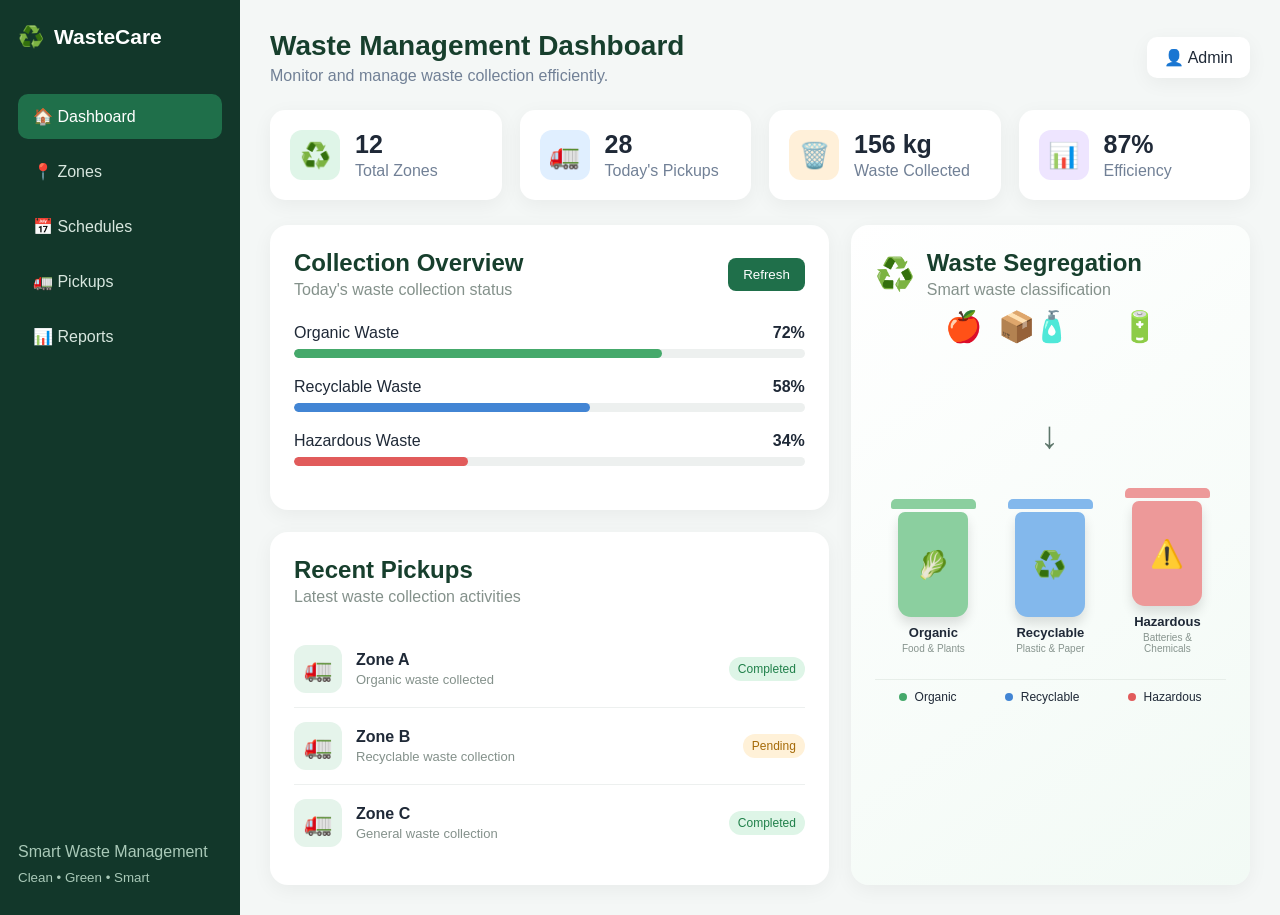
<file: src/main/resources/static/index.html>
<!DOCTYPE html>
<html lang="en">
<head>
    <meta charset="UTF-8">
    <meta name="viewport" content="width=device-width, initial-scale=1.0">

    <title>Waste Management Dashboard</title>

    <link rel="stylesheet" href="style.css">
</head>

<body>

<div class="dashboard">

    <!-- SIDEBAR -->
    <aside class="sidebar">

        <div class="logo">
            ♻️
            <span>WasteCare</span>
        </div>

        <nav>

            <a href="index.html" class="active">
                🏠 Dashboard
            </a>

            <a href="zones.html">
                📍 Zones
            </a>

            <a href="schedules.html">
                📅 Schedules
            </a>

            <a href="pickups.html">
                🚛 Pickups
            </a>

            <a href="reports.html">
                📊 Reports
            </a>

        </nav>

        <div class="sidebar-bottom">
            <p>Smart Waste Management</p>
            <small>Clean • Green • Smart</small>
        </div>

    </aside>


    <!-- MAIN CONTENT -->
    <main class="main-content">

        <!-- TOPBAR -->
        <header class="topbar">

            <div>
                <h1>Waste Management Dashboard</h1>
                <p>Monitor and manage waste collection efficiently.</p>
            </div>

            <div class="profile">
                👤 Admin
            </div>

        </header>


        <!-- STAT CARDS -->
        <section class="stats">

            <div class="stat-card">

                <div class="stat-icon green">
                    ♻️
                </div>

                <div>
                    <h3 id="dashboardZoneCount">12</h3>
                    <p>Total Zones</p>
                </div>

            </div>


            <div class="stat-card">

                <div class="stat-icon blue">
                    🚛
                </div>

                <div>
                    <h3>28</h3>
                    <p>Today's Pickups</p>
                </div>

            </div>


            <div class="stat-card">

                <div class="stat-icon orange">
                    🗑️
                </div>

                <div>
                    <h3>156 kg</h3>
                    <p>Waste Collected</p>
                </div>

            </div>


            <div class="stat-card">

                <div class="stat-icon purple">
                    📊
                </div>

                <div>
                    <h3>87%</h3>
                    <p>Efficiency</p>
                </div>

            </div>

        </section>


        <!-- CONTENT GRID -->
        <section class="content-grid">


            <!-- LEFT SECTION -->
            <div class="left-section">


                <!-- COLLECTION OVERVIEW -->
                <div class="panel">

                    <div class="panel-header">

                        <div>
                            <h2>Collection Overview</h2>
                            <p>Today's waste collection status</p>
                        </div>

                        <button onclick="refreshDashboard()">
                            Refresh
                        </button>

                    </div>


                    <div class="progress-container">


                        <div class="progress-row">
                            <span>Organic Waste</span>
                            <strong>72%</strong>
                        </div>

                        <div class="progress">
                            <div
                                class="progress-bar organic"
                                style="width:72%">
                            </div>
                        </div>


                        <div class="progress-row">
                            <span>Recyclable Waste</span>
                            <strong>58%</strong>
                        </div>

                        <div class="progress">
                            <div
                                class="progress-bar recyclable"
                                style="width:58%">
                            </div>
                        </div>


                        <div class="progress-row">
                            <span>Hazardous Waste</span>
                            <strong>34%</strong>
                        </div>

                        <div class="progress">
                            <div
                                class="progress-bar hazardous"
                                style="width:34%">
                            </div>
                        </div>


                    </div>

                </div>


                <!-- RECENT PICKUPS -->
                <div class="panel">

                    <div class="panel-header">

                        <div>
                            <h2>Recent Pickups</h2>
                            <p>Latest waste collection activities</p>
                        </div>

                    </div>


                    <div class="pickup-list">


                        <div class="pickup">

                            <div class="pickup-icon">
                                🚛
                            </div>

                            <div>
                                <strong>Zone A</strong>
                                <p>Organic waste collected</p>
                            </div>

                            <span class="completed">
                                Completed
                            </span>

                        </div>


                        <div class="pickup">

                            <div class="pickup-icon">
                                🚛
                            </div>

                            <div>
                                <strong>Zone B</strong>
                                <p>Recyclable waste collection</p>
                            </div>

                            <span class="pending">
                                Pending
                            </span>

                        </div>


                        <div class="pickup">

                            <div class="pickup-icon">
                                🚛
                            </div>

                            <div>
                                <strong>Zone C</strong>
                                <p>General waste collection</p>
                            </div>

                            <span class="completed">
                                Completed
                            </span>

                        </div>


                    </div>

                </div>

            </div>


            <!-- WASTE SEGREGATION -->
            <div class="segregation-card">


                <div class="segregation-header">

                    <span>♻️</span>

                    <div>
                        <h2>Waste Segregation</h2>
                        <p>Smart waste classification</p>
                    </div>

                </div>


                <div class="animation-area">


                    <!-- FLOATING WASTE -->

                    <div class="waste-item item1">
                        🍎
                    </div>

                    <div class="waste-item item2">
                        🧴
                    </div>

                    <div class="waste-item item3">
                        🔋
                    </div>

                    <div class="waste-item item4">
                        📦
                    </div>


                    <div class="sorting-arrow">
                        ↓
                    </div>


                    <!-- BINS -->

                    <div class="bins">


                        <div class="bin organic-bin">

                            <div class="bin-lid"></div>

                            <div class="bin-body">
                                🥬
                            </div>

                            <strong>
                                Organic
                            </strong>

                            <small>
                                Food & Plants
                            </small>

                        </div>


                        <div class="bin recycle-bin">

                            <div class="bin-lid"></div>

                            <div class="bin-body">
                                ♻️
                            </div>

                            <strong>
                                Recyclable
                            </strong>

                            <small>
                                Plastic & Paper
                            </small>

                        </div>


                        <div class="bin hazardous-bin">

                            <div class="bin-lid"></div>

                            <div class="bin-body">
                                ⚠️
                            </div>

                            <strong>
                                Hazardous
                            </strong>

                            <small>
                                Batteries & Chemicals
                            </small>

                        </div>


                    </div>

                </div>


                <!-- STATUS -->

                <div class="segregation-status">


                    <div>
                        <span class="dot green-dot"></span>
                        Organic
                    </div>


                    <div>
                        <span class="dot blue-dot"></span>
                        Recyclable
                    </div>


                    <div>
                        <span class="dot red-dot"></span>
                        Hazardous
                    </div>


                </div>

            </div>


        </section>


    </main>

</div>


<!-- JAVASCRIPT -->
<script src="script.js"></script>


</body>
</html>
</file>
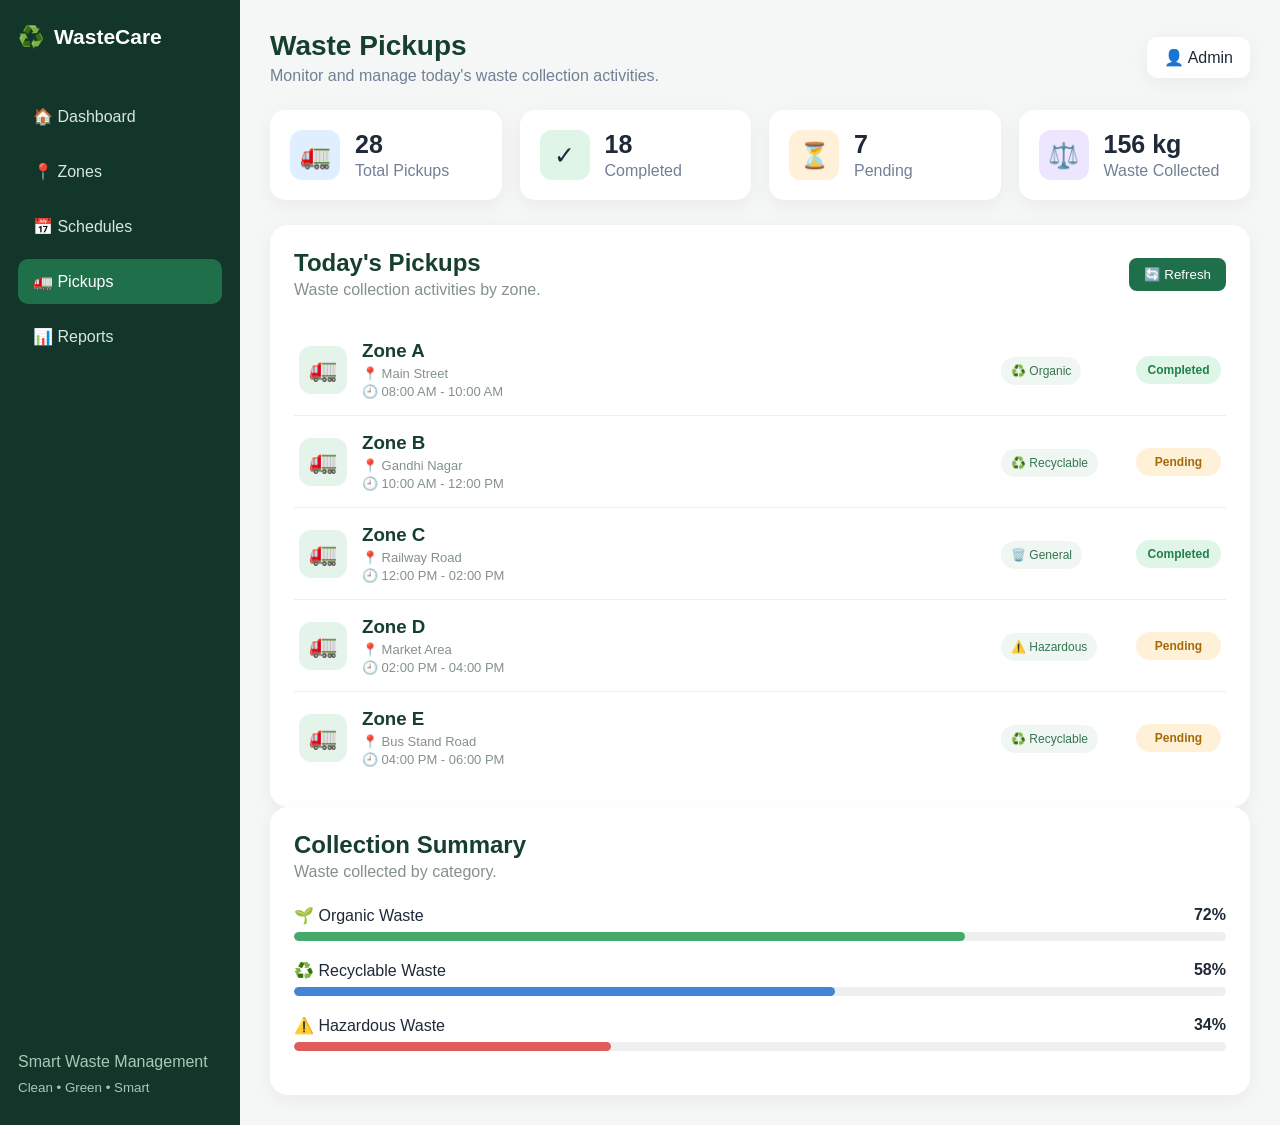
<file: src/main/resources/static/pickups.html>
<!DOCTYPE html>
<html lang="en">
<head>
    <meta charset="UTF-8">
    <meta name="viewport" content="width=device-width, initial-scale=1.0">

    <title>Pickups - WasteCare</title>

    <link rel="stylesheet" href="style.css">
</head>

<body>

<div class="dashboard">

    <!-- SIDEBAR -->
    <aside class="sidebar">

        <div class="logo">
            ♻️
            <span>WasteCare</span>
        </div>

        <nav>

            <a href="index.html">
                🏠 Dashboard
            </a>

            <a href="zones.html">
                📍 Zones
            </a>

            <a href="schedules.html">
                📅 Schedules
            </a>

            <a href="pickups.html" class="active">
                🚛 Pickups
            </a>

            <a href="reports.html">
                📊 Reports
            </a>

        </nav>

        <div class="sidebar-bottom">
            <p>Smart Waste Management</p>
            <small>Clean • Green • Smart</small>
        </div>

    </aside>


    <!-- MAIN CONTENT -->
    <main class="main-content">

        <!-- TOPBAR -->
        <header class="topbar">

            <div>
                <h1>Waste Pickups</h1>
                <p>Monitor and manage today's waste collection activities.</p>
            </div>

            <div class="profile">
                👤 Admin
            </div>

        </header>


        <!-- STAT CARDS -->
        <section class="stats">

            <div class="stat-card">

                <div class="stat-icon blue">
                    🚛
                </div>

                <div>
                    <h3 id="totalPickups">28</h3>
                    <p>Total Pickups</p>
                </div>

            </div>


            <div class="stat-card">

                <div class="stat-icon green">
                    ✓
                </div>

                <div>
                    <h3 id="completedPickups">18</h3>
                    <p>Completed</p>
                </div>

            </div>


            <div class="stat-card">

                <div class="stat-icon orange">
                    ⏳
                </div>

                <div>
                    <h3 id="pendingPickups">7</h3>
                    <p>Pending</p>
                </div>

            </div>


            <div class="stat-card">

                <div class="stat-icon purple">
                    ⚖️
                </div>

                <div>
                    <h3>156 kg</h3>
                    <p>Waste Collected</p>
                </div>

            </div>

        </section>


        <!-- PICKUP MANAGEMENT -->
        <section class="panel">

            <div class="panel-header">

                <div>
                    <h2>Today's Pickups</h2>
                    <p>Waste collection activities by zone.</p>
                </div>

                <button onclick="refreshPickups()">
                    🔄 Refresh
                </button>

            </div>


            <!-- PICKUP LIST -->
            <div id="pickupContainer">


                <!-- PICKUP 1 -->
                <div class="pickup-card">

                    <div class="pickup-icon">
                        🚛
                    </div>

                    <div class="pickup-details">

                        <h3>Zone A</h3>

                        <p>
                            📍 Main Street
                        </p>

                        <p>
                            🕘 08:00 AM - 10:00 AM
                        </p>

                    </div>

                    <div class="waste-type">
                        <span>♻️ Organic</span>
                    </div>

                    <div class="pickup-status completed">
                        Completed
                    </div>

                </div>


                <!-- PICKUP 2 -->
                <div class="pickup-card">

                    <div class="pickup-icon">
                        🚛
                    </div>

                    <div class="pickup-details">

                        <h3>Zone B</h3>

                        <p>
                            📍 Gandhi Nagar
                        </p>

                        <p>
                            🕘 10:00 AM - 12:00 PM
                        </p>

                    </div>

                    <div class="waste-type">
                        <span>♻️ Recyclable</span>
                    </div>

                    <div class="pickup-status pending">
                        Pending
                    </div>

                </div>


                <!-- PICKUP 3 -->
                <div class="pickup-card">

                    <div class="pickup-icon">
                        🚛
                    </div>

                    <div class="pickup-details">

                        <h3>Zone C</h3>

                        <p>
                            📍 Railway Road
                        </p>

                        <p>
                            🕘 12:00 PM - 02:00 PM
                        </p>

                    </div>

                    <div class="waste-type">
                        <span>🗑️ General</span>
                    </div>

                    <div class="pickup-status completed">
                        Completed
                    </div>

                </div>


                <!-- PICKUP 4 -->
                <div class="pickup-card">

                    <div class="pickup-icon">
                        🚛
                    </div>

                    <div class="pickup-details">

                        <h3>Zone D</h3>

                        <p>
                            📍 Market Area
                        </p>

                        <p>
                            🕘 02:00 PM - 04:00 PM
                        </p>

                    </div>

                    <div class="waste-type">
                        <span>⚠️ Hazardous</span>
                    </div>

                    <div class="pickup-status pending">
                        Pending
                    </div>

                </div>


                <!-- PICKUP 5 -->
                <div class="pickup-card">

                    <div class="pickup-icon">
                        🚛
                    </div>

                    <div class="pickup-details">

                        <h3>Zone E</h3>

                        <p>
                            📍 Bus Stand Road
                        </p>

                        <p>
                            🕘 04:00 PM - 06:00 PM
                        </p>

                    </div>

                    <div class="waste-type">
                        <span>♻️ Recyclable</span>
                    </div>

                    <div class="pickup-status pending">
                        Pending
                    </div>

                </div>

            </div>

        </section>


        <!-- COLLECTION SUMMARY -->
        <section class="panel">

            <div class="panel-header">

                <div>
                    <h2>Collection Summary</h2>
                    <p>Waste collected by category.</p>
                </div>

            </div>


            <div class="progress-container">

                <!-- ORGANIC -->
                <div class="progress-row">
                    <span>🌱 Organic Waste</span>
                    <strong>72%</strong>
                </div>

                <div class="progress">
                    <div
                        class="progress-bar organic"
                        style="width:72%">
                    </div>
                </div>


                <!-- RECYCLABLE -->
                <div class="progress-row">
                    <span>♻️ Recyclable Waste</span>
                    <strong>58%</strong>
                </div>

                <div class="progress">
                    <div
                        class="progress-bar recyclable"
                        style="width:58%">
                    </div>
                </div>


                <!-- HAZARDOUS -->
                <div class="progress-row">
                    <span>⚠️ Hazardous Waste</span>
                    <strong>34%</strong>
                </div>

                <div class="progress">
                    <div
                        class="progress-bar hazardous"
                        style="width:34%">
                    </div>
                </div>

            </div>

        </section>

    </main>

</div>


<!-- PICKUP PAGE SCRIPT -->
<script>

function refreshPickups() {

    const button = document.querySelector(".panel-header button");

    button.innerText = "Refreshing...";

    setTimeout(function () {

        button.innerText = "Updated ✓";

        setTimeout(function () {

            button.innerText = "🔄 Refresh";

        }, 1500);

    }, 700);

}

</script>

</body>
</html>
</file>
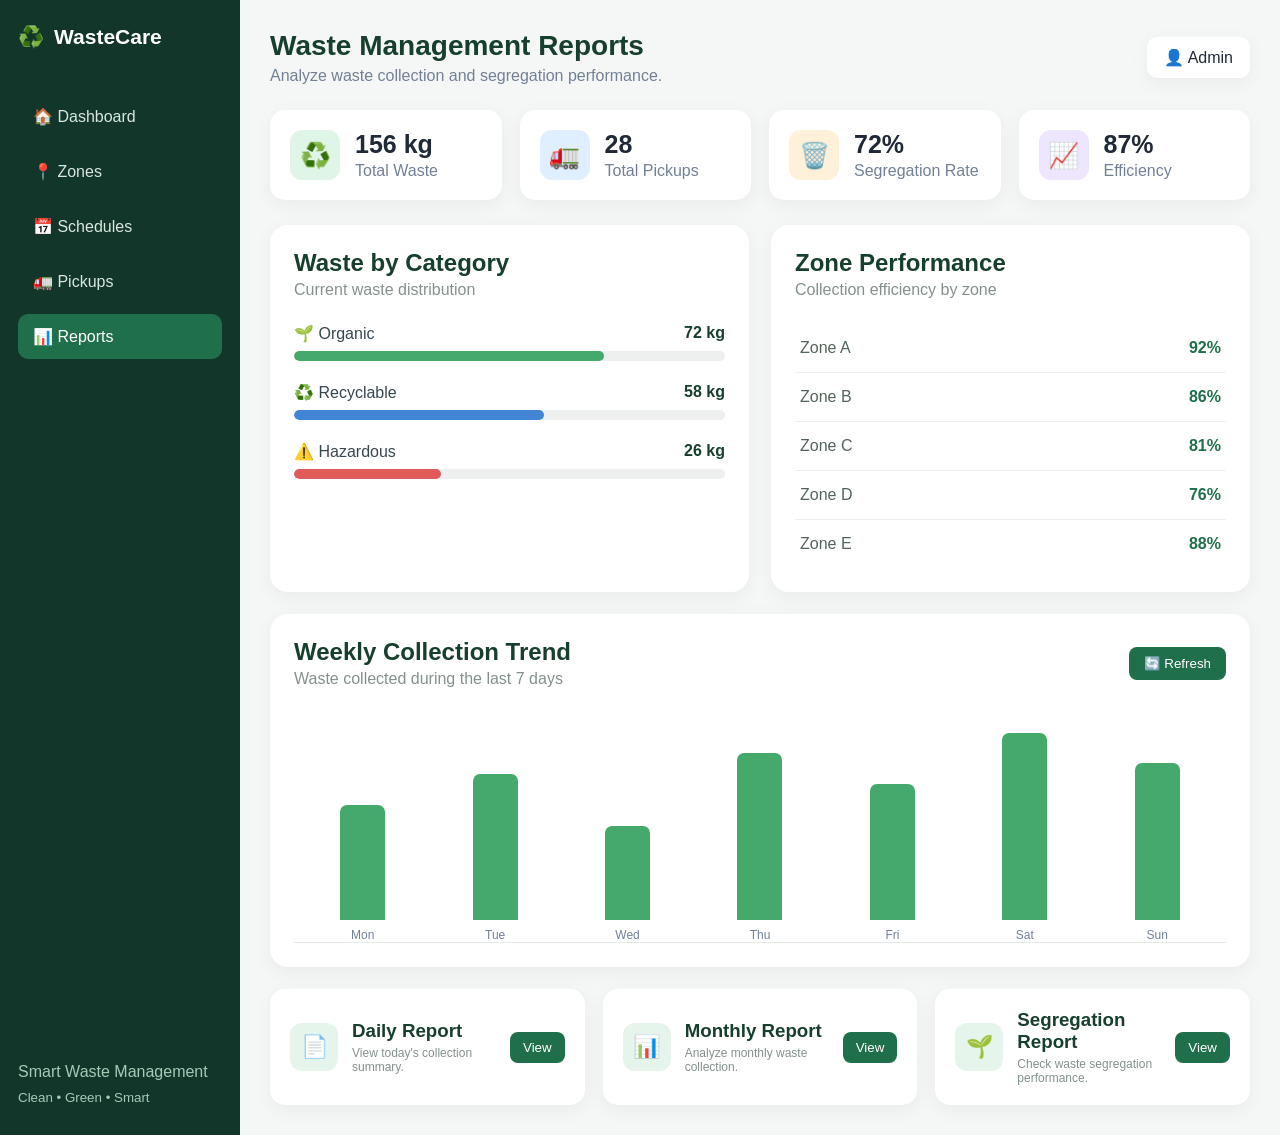
<file: src/main/resources/static/reports.html>
<!DOCTYPE html>
<html lang="en">

<head>

    <meta charset="UTF-8">

    <meta name="viewport"
          content="width=device-width, initial-scale=1.0">

    <title>Reports - WasteCare</title>

    <link rel="stylesheet"
          href="style.css">

</head>


<body>


<div class="dashboard">


    <!-- ================= SIDEBAR ================= -->

    <aside class="sidebar">

        <div class="logo">
            ♻️
            <span>WasteCare</span>
        </div>


        <nav>

            <a href="index.html">
                🏠 Dashboard
            </a>


            <a href="zones.html">
                📍 Zones
            </a>


            <a href="schedules.html">
                📅 Schedules
            </a>


            <a href="pickups.html">
                🚛 Pickups
            </a>


            <a href="reports.html"
               class="active">

                📊 Reports

            </a>

        </nav>


        <div class="sidebar-bottom">

            <p>
                Smart Waste Management
            </p>

            <small>
                Clean • Green • Smart
            </small>

        </div>

    </aside>



    <!-- ================= MAIN ================= -->

    <main class="main-content">


        <!-- TOP BAR -->

        <header class="topbar">

            <div>

                <h1>
                    Waste Management Reports
                </h1>

                <p>
                    Analyze waste collection and segregation performance.
                </p>

            </div>


            <div class="profile">

                👤 Admin

            </div>

        </header>



        <!-- ================= SUMMARY CARDS ================= -->

        <section class="stats">


            <div class="stat-card">

                <div class="stat-icon green">
                    ♻️
                </div>

                <div>

                    <h3>
                        156 kg
                    </h3>

                    <p>
                        Total Waste
                    </p>

                </div>

            </div>



            <div class="stat-card">

                <div class="stat-icon blue">
                    🚛
                </div>

                <div>

                    <h3>
                        28
                    </h3>

                    <p>
                        Total Pickups
                    </p>

                </div>

            </div>



            <div class="stat-card">

                <div class="stat-icon orange">
                    🗑️
                </div>

                <div>

                    <h3>
                        72%
                    </h3>

                    <p>
                        Segregation Rate
                    </p>

                </div>

            </div>



            <div class="stat-card">

                <div class="stat-icon purple">
                    📈
                </div>

                <div>

                    <h3>
                        87%
                    </h3>

                    <p>
                        Efficiency
                    </p>

                </div>

            </div>


        </section>



        <!-- ================= REPORT GRID ================= -->

        <section class="report-grid">


            <!-- WASTE CATEGORY -->

            <div class="panel">

                <div class="panel-header">

                    <div>

                        <h2>
                            Waste by Category
                        </h2>

                        <p>
                            Current waste distribution
                        </p>

                    </div>

                </div>



                <div class="report-item">

                    <div class="report-label">

                        <span>
                            🌱 Organic
                        </span>

                        <strong>
                            72 kg
                        </strong>

                    </div>


                    <div class="report-progress">

                        <div class="report-progress-bar organic-report"
                             style="width:72%">

                        </div>

                    </div>

                </div>



                <div class="report-item">

                    <div class="report-label">

                        <span>
                            ♻️ Recyclable
                        </span>

                        <strong>
                            58 kg
                        </strong>

                    </div>


                    <div class="report-progress">

                        <div class="report-progress-bar recyclable-report"
                             style="width:58%">

                        </div>

                    </div>

                </div>



                <div class="report-item">

                    <div class="report-label">

                        <span>
                            ⚠️ Hazardous
                        </span>

                        <strong>
                            26 kg
                        </strong>

                    </div>


                    <div class="report-progress">

                        <div class="report-progress-bar hazardous-report"
                             style="width:34%">

                        </div>

                    </div>

                </div>


            </div>



            <!-- ZONE PERFORMANCE -->

            <div class="panel">

                <div class="panel-header">

                    <div>

                        <h2>
                            Zone Performance
                        </h2>

                        <p>
                            Collection efficiency by zone
                        </p>

                    </div>

                </div>



                <div class="zone-report">

                    <div class="zone-report-row">

                        <span>
                            Zone A
                        </span>

                        <strong>
                            92%
                        </strong>

                    </div>


                    <div class="zone-report-row">

                        <span>
                            Zone B
                        </span>

                        <strong>
                            86%
                        </strong>

                    </div>


                    <div class="zone-report-row">

                        <span>
                            Zone C
                        </span>

                        <strong>
                            81%
                        </strong>

                    </div>


                    <div class="zone-report-row">

                        <span>
                            Zone D
                        </span>

                        <strong>
                            76%
                        </strong>

                    </div>


                    <div class="zone-report-row">

                        <span>
                            Zone E
                        </span>

                        <strong>
                            88%
                        </strong>

                    </div>

                </div>

            </div>


        </section>



        <!-- ================= COLLECTION TREND ================= -->

        <section class="panel trend-panel">


            <div class="panel-header">

                <div>

                    <h2>
                        Weekly Collection Trend
                    </h2>

                    <p>
                        Waste collected during the last 7 days
                    </p>

                </div>


                <button onclick="refreshReport()">
                    🔄 Refresh
                </button>

            </div>



            <div class="chart">


                <div class="chart-column">

                    <div class="bar"
                         style="height:55%">

                    </div>

                    <span>
                        Mon
                    </span>

                </div>



                <div class="chart-column">

                    <div class="bar"
                         style="height:70%">

                    </div>

                    <span>
                        Tue
                    </span>

                </div>



                <div class="chart-column">

                    <div class="bar"
                         style="height:45%">

                    </div>

                    <span>
                        Wed
                    </span>

                </div>



                <div class="chart-column">

                    <div class="bar"
                         style="height:80%">

                    </div>

                    <span>
                        Thu
                    </span>

                </div>



                <div class="chart-column">

                    <div class="bar"
                         style="height:65%">

                    </div>

                    <span>
                        Fri
                    </span>

                </div>



                <div class="chart-column">

                    <div class="bar"
                         style="height:90%">

                    </div>

                    <span>
                        Sat
                    </span>

                </div>



                <div class="chart-column">

                    <div class="bar"
                         style="height:75%">

                    </div>

                    <span>
                        Sun
                    </span>

                </div>


            </div>


        </section>



        <!-- ================= REPORT ACTIONS ================= -->

        <section class="report-actions">


            <div class="action-card">

                <div class="action-icon">
                    📄
                </div>

                <div>

                    <h3>
                        Daily Report
                    </h3>

                    <p>
                        View today's collection summary.
                    </p>

                </div>

                <button onclick="showReportMessage()">
                    View
                </button>

            </div>



            <div class="action-card">

                <div class="action-icon">
                    📊
                </div>

                <div>

                    <h3>
                        Monthly Report
                    </h3>

                    <p>
                        Analyze monthly waste collection.
                    </p>

                </div>

                <button onclick="showReportMessage()">
                    View
                </button>

            </div>



            <div class="action-card">

                <div class="action-icon">
                    🌱
                </div>

                <div>

                    <h3>
                        Segregation Report
                    </h3>

                    <p>
                        Check waste segregation performance.
                    </p>

                </div>

                <button onclick="showReportMessage()">
                    View
                </button>

            </div>


        </section>


    </main>


</div>



<!-- ================= SCRIPT ================= -->

<script>

function refreshReport() {

    const button =
        document.querySelector(".trend-panel button");


    button.innerText =
        "Refreshing...";


    setTimeout(function () {

        button.innerText =
            "Updated ✓";


        setTimeout(function () {

            button.innerText =
                "🔄 Refresh";

        }, 1500);


    }, 700);

}



function showReportMessage() {

    alert(
        "Report generated successfully!"
    );

}

</script>


</body>

</html>
</file>
<file: src/main/resources/static/style.css>
* {
    margin: 0;
    padding: 0;
    box-sizing: border-box;
    font-family: "Segoe UI", Arial, sans-serif;
}

body {
    background: #f4f7f6;
    color: #1f2937;
}

.dashboard {
    display: flex;
    min-height: 100vh;
}


/* SIDEBAR */

.sidebar {
    width: 240px;
    background: #12372a;
    color: white;
    padding: 25px 18px;

    display: flex;
    flex-direction: column;
}

.logo {
    display: flex;
    align-items: center;
    gap: 10px;

    font-size: 21px;
    font-weight: 700;

    margin-bottom: 45px;
}

.logo:first-letter {
    font-size: 28px;
}

.sidebar nav {
    display: flex;
    flex-direction: column;
    gap: 10px;
}

.sidebar nav a {
    text-decoration: none;
    color: #d8e7df;

    padding: 13px 15px;
    border-radius: 10px;

    transition: 0.3s;
}

.sidebar nav a:hover,
.sidebar nav a.active {
    background: #1f6f4a;
    color: white;
}

.sidebar-bottom {
    margin-top: auto;
    color: #a9c9b8;
    line-height: 1.6;
}


/* MAIN */

.main-content {
    flex: 1;
    padding: 30px;
    overflow-x: hidden;
}

.topbar {
    display: flex;
    justify-content: space-between;
    align-items: center;

    margin-bottom: 25px;
}

.topbar h1 {
    font-size: 28px;
    color: #173f2d;
}

.topbar p {
    color: #718096;
    margin-top: 5px;
}

.profile {
    background: white;
    padding: 11px 17px;
    border-radius: 10px;

    box-shadow: 0 5px 20px rgba(0,0,0,0.05);
}


/* STAT CARDS */

.stats {
    display: grid;
    grid-template-columns: repeat(4, 1fr);
    gap: 18px;

    margin-bottom: 25px;
}

.stat-card {
    background: white;

    padding: 20px;
    border-radius: 15px;

    display: flex;
    align-items: center;
    gap: 15px;

    box-shadow: 0 5px 20px rgba(0,0,0,0.05);

    transition: 0.3s;
}

.stat-card:hover {
    transform: translateY(-4px);
}

.stat-card h3 {
    font-size: 25px;
}

.stat-card p {
    color: #718096;
    margin-top: 3px;
}

.stat-icon {
    width: 50px;
    height: 50px;

    border-radius: 12px;

    display: flex;
    align-items: center;
    justify-content: center;

    font-size: 25px;
}

.green {
    background: #dff5e8;
}

.blue {
    background: #e0efff;
}

.orange {
    background: #fff0d9;
}

.purple {
    background: #eee5ff;
}


/* CONTENT */

.content-grid {
    display: grid;
    grid-template-columns: 1.4fr 1fr;
    gap: 22px;
}

.left-section {
    display: flex;
    flex-direction: column;
    gap: 22px;
}

.panel,
.segregation-card {
    background: white;
    border-radius: 18px;
    padding: 24px;

    box-shadow: 0 5px 20px rgba(0,0,0,0.05);
}

.panel-header {
    display: flex;
    justify-content: space-between;
    align-items: center;

    margin-bottom: 25px;
}

.panel-header h2 {
    color: #173f2d;
}

.panel-header p {
    color: #84918b;
    margin-top: 4px;
}

.panel-header button {
    border: none;
    background: #1f6f4a;
    color: white;

    padding: 9px 15px;
    border-radius: 8px;

    cursor: pointer;
}


/* PROGRESS */

.progress-row {
    display: flex;
    justify-content: space-between;

    margin-bottom: 7px;
}

.progress {
    width: 100%;
    height: 9px;

    background: #edf0ef;
    border-radius: 10px;

    margin-bottom: 20px;
    overflow: hidden;
}

.progress-bar {
    height: 100%;
    border-radius: 10px;

    animation: progressLoad 1.5s ease;
}

.organic {
    background: #45a96b;
}

.recyclable {
    background: #4285d4;
}

.hazardous {
    background: #e15b5b;
}

@keyframes progressLoad {

    from {
        width: 0;
    }

}


/* PICKUPS */

.pickup-list {
    display: flex;
    flex-direction: column;
}

.pickup {
    display: flex;
    align-items: center;
    gap: 14px;

    padding: 14px 0;

    border-bottom: 1px solid #edf0ef;
}

.pickup:last-child {
    border-bottom: none;
}

.pickup-icon {
    width: 40px;
    height: 40px;

    border-radius: 10px;

    background: #e6f5ec;

    display: flex;
    align-items: center;
    justify-content: center;
}

.pickup p {
    color: #84918b;
    font-size: 13px;
    margin-top: 3px;
}

.completed,
.pending {
    margin-left: auto;

    padding: 5px 9px;
    border-radius: 20px;

    font-size: 12px;
}

.completed {
    background: #def5e7;
    color: #20804a;
}

.pending {
    background: #fff1d8;
    color: #a56a08;
}


/* SEGREGATION CARD */

.segregation-card {
    min-height: 520px;

    background: linear-gradient(
        145deg,
        #ffffff,
        #f2faf5
    );
}

.segregation-header {
    display: flex;
    align-items: center;
    gap: 12px;
}

.segregation-header > span {
    font-size: 32px;
}

.segregation-header h2 {
    color: #173f2d;
}

.segregation-header p {
    color: #84918b;
    margin-top: 4px;
}


/* ANIMATION */

.animation-area {
    position: relative;

    height: 370px;

    margin-top: 10px;

    overflow: hidden;
}

.waste-item {
    position: absolute;

    font-size: 30px;

    animation: wasteFall 4s infinite ease-in;
}

.item1 {
    left: 20%;
    animation-delay: 0s;
}

.item2 {
    left: 45%;
    animation-delay: 1s;
}

.item3 {
    left: 70%;
    animation-delay: 2s;
}

.item4 {
    left: 35%;
    animation-delay: 3s;
}

@keyframes wasteFall {

    0% {
        top: 15px;
        transform: rotate(0deg);
        opacity: 0;
    }

    15% {
        opacity: 1;
    }

    70% {
        top: 160px;
        transform: rotate(180deg);
        opacity: 1;
    }

    100% {
        top: 180px;
        transform: rotate(360deg);
        opacity: 0;
    }
}


/* ARROW */

.sorting-arrow {
    position: absolute;

    top: 105px;
    left: 47%;

    font-size: 38px;

    color: #5d766a;

    animation: arrowBounce 1.2s infinite;
}

@keyframes arrowBounce {

    0%, 100% {
        transform: translateY(0);
    }

    50% {
        transform: translateY(8px);
    }
}


/* BINS */

.bins {
    position: absolute;

    bottom: 25px;
    left: 0;

    width: 100%;

    display: flex;
    justify-content: space-around;
    align-items: end;
}

.bin {
    text-align: center;

    width: 85px;
}

.bin-lid {
    width: 85px;
    height: 10px;

    border-radius: 5px 5px 2px 2px;

    margin-bottom: 3px;
}

.bin-body {
    width: 70px;
    height: 105px;

    margin: auto;

    border-radius: 7px 7px 13px 13px;

    display: flex;
    align-items: center;
    justify-content: center;

    font-size: 27px;

    box-shadow: 0 7px 12px rgba(0,0,0,0.12);
}

.bin strong {
    display: block;

    margin-top: 8px;

    font-size: 13px;
}

.bin small {
    display: block;

    color: #87948e;

    font-size: 10px;

    margin-top: 3px;
}


/* BIN COLORS */

.organic-bin .bin-lid,
.organic-bin .bin-body {
    background: #8bcf9f;
}

.recycle-bin .bin-lid,
.recycle-bin .bin-body {
    background: #83b8ec;
}

.hazardous-bin .bin-lid,
.hazardous-bin .bin-body {
    background: #ed9999;
}


/* STATUS */

.segregation-status {
    display: flex;
    justify-content: space-around;

    padding-top: 10px;

    border-top: 1px solid #e7eee9;

    font-size: 12px;
}

.dot {
    display: inline-block;

    width: 8px;
    height: 8px;

    border-radius: 50%;

    margin-right: 4px;
}

.green-dot {
    background: #45a96b;
}

.blue-dot {
    background: #4285d4;
}

.red-dot {
    background: #e15b5b;
}


/* RESPONSIVE */

@media (max-width: 1000px) {

    .stats {
        grid-template-columns: repeat(2, 1fr);
    }

    .content-grid {
        grid-template-columns: 1fr;
    }

}

@media (max-width: 700px) {

    .sidebar {
        display: none;
    }

    .main-content {
        padding: 18px;
    }

    .stats {
        grid-template-columns: 1fr;
    }

    .topbar {
        flex-direction: column;
        align-items: flex-start;
        gap: 15px;
    }
}
.form-row {
    display: flex;
    gap: 12px;
    flex-wrap: wrap;
}

.form-row input,
.form-row select {
    padding: 12px;
    border: 1px solid #dce5df;
    border-radius: 8px;
    outline: none;
    background: white;
}

.form-row input:focus,
.form-row select:focus {
    border-color: #1f6f4a;
}

.form-row button {
    border: none;
    background: #1f6f4a;
    color: white;
    padding: 12px 18px;
    border-radius: 8px;
    cursor: pointer;
}

.form-row button:hover {
    background: #17583b;
}

.schedule-card {
    display: flex;
    align-items: center;
    gap: 15px;
    padding: 16px;
    border-bottom: 1px solid #edf0ef;
}

.schedule-card:last-child {
    border-bottom: none;
}

.schedule-icon {
    width: 45px;
    height: 45px;
    border-radius: 10px;
    background: #e0f3e8;
    display: flex;
    align-items: center;
    justify-content: center;
    font-size: 22px;
}

.schedule-info {
    flex: 1;
}

.schedule-info h3 {
    color: #173f2d;
}

.schedule-info p {
    color: #718096;
    margin-top: 4px;
}

.schedule-time {
    background: #eef7f1;
    color: #1f6f4a;
    padding: 7px 12px;
    border-radius: 20px;
    font-size: 13px;
}
/* PICKUP PAGE */

.pickup-card {
    display: flex;
    align-items: center;
    gap: 15px;
    padding: 16px 5px;
    border-bottom: 1px solid #edf0ef;
}

.pickup-card:last-child {
    border-bottom: none;
}

.pickup-icon {
    width: 48px;
    height: 48px;
    border-radius: 12px;
    background: #e5f4eb;

    display: flex;
    align-items: center;
    justify-content: center;

    font-size: 23px;
}

.pickup-details {
    flex: 1;
}

.pickup-details h3 {
    color: #173f2d;
    margin-bottom: 4px;
}

.pickup-details p {
    color: #84918b;
    font-size: 13px;
    margin-top: 3px;
}

.waste-type {
    min-width: 120px;
}

.waste-type span {
    background: #f0f7f3;
    color: #367553;
    padding: 7px 10px;
    border-radius: 20px;
    font-size: 12px;
}

.pickup-status {
    min-width: 85px;
    text-align: center;
    padding: 7px 10px;
    border-radius: 20px;
    font-size: 12px;
    font-weight: 600;
}

.pickup-status.completed {
    background: #def5e7;
    color: #20804a;
}

.pickup-status.pending {
    background: #fff1d8;
    color: #a56a08;
}


/* MOBILE */

@media (max-width: 700px) {

    .pickup-card {
        flex-wrap: wrap;
    }

    .pickup-details {
        min-width: 150px;
    }

    .waste-type,
    .pickup-status {
        margin-left: 63px;
    }

}
/* ================= REPORT PAGE ================= */

.report-grid {
    display: grid;
    grid-template-columns: 1fr 1fr;
    gap: 22px;
    margin-bottom: 22px;
}


.report-item {
    margin-bottom: 22px;
}


.report-label {
    display: flex;
    justify-content: space-between;
    margin-bottom: 8px;
}


.report-label span {
    color: #37474f;
}


.report-label strong {
    color: #173f2d;
}


.report-progress {
    width: 100%;
    height: 10px;
    background: #edf0ef;
    border-radius: 10px;
    overflow: hidden;
}


.report-progress-bar {
    height: 100%;
    border-radius: 10px;
}


.organic-report {
    background: #45a96b;
}


.recyclable-report {
    background: #4285d4;
}


.hazardous-report {
    background: #e15b5b;
}


/* ZONE PERFORMANCE */

.zone-report {
    display: flex;
    flex-direction: column;
}


.zone-report-row {
    display: flex;
    justify-content: space-between;
    padding: 15px 5px;
    border-bottom: 1px solid #edf0ef;
}


.zone-report-row:last-child {
    border-bottom: none;
}


.zone-report-row span {
    color: #52635a;
}


.zone-report-row strong {
    color: #1f6f4a;
}


/* CHART */

.trend-panel {
    margin-bottom: 22px;
}


.chart {
    height: 230px;

    display: flex;
    align-items: flex-end;
    justify-content: space-around;

    gap: 15px;

    padding: 20px 10px 0;

    border-bottom: 1px solid #e4ebe7;
}


.chart-column {
    height: 100%;

    flex: 1;

    display: flex;
    flex-direction: column;
    justify-content: flex-end;
    align-items: center;

    gap: 8px;
}


.bar {
    width: 45px;
    max-width: 80%;

    min-height: 20px;

    background: #45a96b;

    border-radius: 7px 7px 0 0;

    animation: chartGrow 1.2s ease;
}


.chart-column span {
    font-size: 12px;
    color: #718096;
}


@keyframes chartGrow {

    from {
        height: 0;
    }

}


/* ACTION CARDS */

.report-actions {
    display: grid;

    grid-template-columns:
        repeat(3, 1fr);

    gap: 18px;
}


.action-card {
    background: white;

    padding: 20px;

    border-radius: 15px;

    box-shadow:
        0 5px 20px rgba(0,0,0,0.05);

    display: flex;

    align-items: center;

    gap: 14px;

    transition: 0.3s;
}


.action-card:hover {
    transform: translateY(-4px);
}


.action-icon {
    width: 48px;
    height: 48px;

    border-radius: 12px;

    background: #e6f5ec;

    display: flex;

    align-items: center;

    justify-content: center;

    font-size: 22px;
}


.action-card div:nth-child(2) {
    flex: 1;
}


.action-card h3 {
    color: #173f2d;
}


.action-card p {
    color: #84918b;

    font-size: 12px;

    margin-top: 4px;
}


.action-card button {
    border: none;

    background: #1f6f4a;

    color: white;

    padding: 8px 13px;

    border-radius: 8px;

    cursor: pointer;
}


.action-card button:hover {
    background: #17583b;
}


/* RESPONSIVE */

@media (max-width: 900px) {

    .report-grid {
        grid-template-columns: 1fr;
    }

    .report-actions {
        grid-template-columns: 1fr;
    }

}


@media (max-width: 600px) {

    .chart {
        gap: 5px;
    }

    .bar {
        width: 25px;
    }

}
</file>
